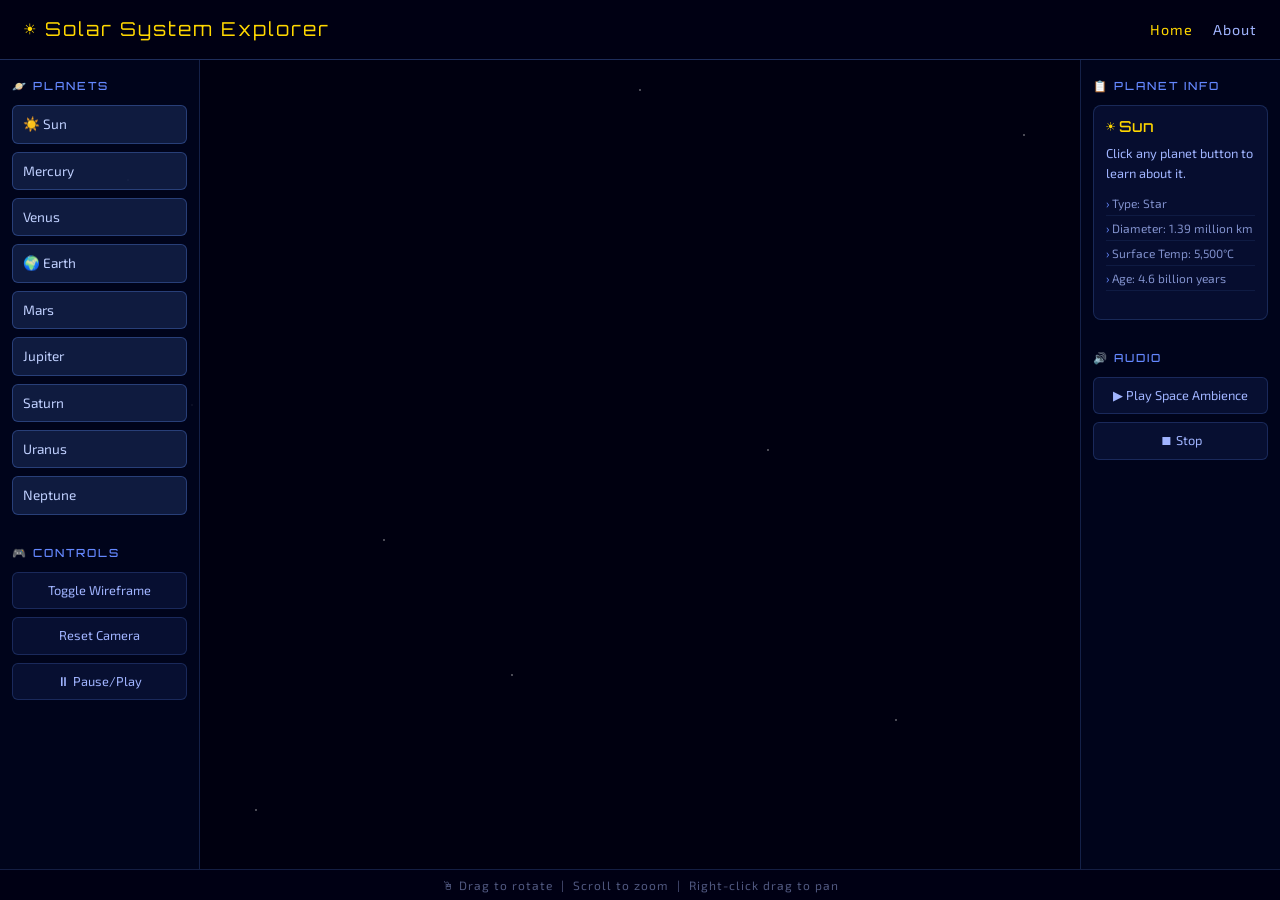
<file: index.html>
<!DOCTYPE html>
<html lang="en">
<head>
  <meta charset="UTF-8" />
  <meta name="viewport" content="width=device-width, initial-scale=1.0"/>
  <title>Solar System Explorer</title>
  <link href="https://fonts.googleapis.com/css2?family=Orbitron:wght@400;700;900&family=Exo+2:wght@300;400;600&display=swap" rel="stylesheet"/>
  <link rel="stylesheet" href="https://cdn.jsdelivr.net/npm/bootstrap@5.3.0/dist/css/bootstrap.min.css"/>
  <script src="https://www.x3dom.org/download/x3dom.js"></script>
  <link rel="stylesheet" href="https://www.x3dom.org/download/x3dom.css"/>
  <link rel="stylesheet" href="css/style.css"/>
</head>
<body>

  <nav class="navbar navbar-dark">
    <div class="container-fluid px-4">
      <span class="navbar-brand">☀️ Solar System Explorer</span>
      <div class="nav-links">
        <a href="index.html" class="nav-link active">Home</a>
        <a href="about.html" class="nav-link">About</a>
      </div>
    </div>
  </nav>

  <div class="main-layout">

    <div class="side-panel left-panel">
      <h5 class="panel-title">🪐 Planets</h5>
      <button class="planet-btn" onclick="focusPlanet('sun')">☀️ Sun</button>
      <button class="planet-btn" onclick="focusPlanet('mercury')">Mercury</button>
      <button class="planet-btn" onclick="focusPlanet('venus')">Venus</button>
      <button class="planet-btn" onclick="focusPlanet('earth')">🌍 Earth</button>
      <button class="planet-btn" onclick="focusPlanet('mars')">Mars</button>
      <button class="planet-btn" onclick="focusPlanet('jupiter')">Jupiter</button>
      <button class="planet-btn" onclick="focusPlanet('saturn')">Saturn</button>
      <button class="planet-btn" onclick="focusPlanet('uranus')">Uranus</button>
      <button class="planet-btn" onclick="focusPlanet('neptune')">Neptune</button>
      <h5 class="panel-title mt-4">🎮 Controls</h5>
      <button class="ctrl-btn" onclick="toggleWireframe()">Toggle Wireframe</button>
      <button class="ctrl-btn" onclick="resetCamera()">Reset Camera</button>
      <button class="ctrl-btn" onclick="toggleAnimation()">⏸ Pause/Play</button>
    </div>

    <div class="scene-container">
      <x3d id="mainScene" width="100%" height="100%">
        <scene>
          <background skycolor="0 0 0.04"></background>
          <pointlight location="0 0 0" intensity="2" color="1 0.95 0.8" radius="300" attenuation="0 0 0.01"></pointlight>
          <directionallight direction="1 -0.5 -1" intensity="0.5" color="0.5 0.5 0.7"></directionallight>
          <directionallight direction="-1 0.5 1" intensity="0.3" color="0.3 0.3 0.5"></directionallight>

          <viewpoint id="mainCam" position="0 8 45" orientation="1 0 0 -0.17" description="Solar System View" fieldofview="1.1"></viewpoint>

          <!-- SUN -->
          <transform id="sun" translation="0 0 0">
            <shape>
              <appearance>
                <material emissivecolor="1 0.7 0"></material>
                <imagetexture url="https://upload.wikimedia.org/wikipedia/commons/thumb/b/b4/The_Sun_by_the_Atmospheric_Imaging_Assembly_of_NASA%27s_Solar_Dynamics_Observatory_-_20100819.jpg/600px-The_Sun_by_the_Atmospheric_Imaging_Assembly_of_NASA%27s_Solar_Dynamics_Observatory_-_20100819.jpg"></imagetexture>
              </appearance>
              <sphere radius="2"></sphere>
            </shape>
          </transform>

          <!-- MERCURY x=4 -->
          <transform id="mercury" translation="4 0 0">
            <shape>
              <appearance><material diffusecolor="0.7 0.7 0.7"></material></appearance>
              <sphere radius="0.28"></sphere>
            </shape>
          </transform>

          <!-- VENUS x=7 -->
          <transform id="venus" translation="7 0 0">
            <shape>
              <appearance><material diffusecolor="0.9 0.75 0.5"></material></appearance>
              <sphere radius="0.55"></sphere>
            </shape>
          </transform>

          <!-- EARTH x=10 -->
          <transform id="earth" translation="10 0 0">
            <shape>
              <appearance><material diffusecolor="0.2 0.5 0.9"></material></appearance>
              <sphere radius="0.6"></sphere>
            </shape>
            <transform translation="1.1 0 0">
              <shape>
                <appearance><material diffusecolor="0.8 0.8 0.8"></material></appearance>
                <sphere radius="0.16"></sphere>
              </shape>
            </transform>
          </transform>

          <!-- MARS x=13 -->
          <transform id="mars" translation="13 0 0">
            <shape>
              <appearance><material diffusecolor="0.8 0.3 0.1"></material></appearance>
              <sphere radius="0.4"></sphere>
            </shape>
          </transform>

          <!-- JUPITER x=17 -->
          <transform id="jupiter" translation="17 0 0">
            <shape>
              <appearance><material diffusecolor="0.85 0.65 0.45"></material></appearance>
              <sphere radius="1.2"></sphere>
            </shape>
          </transform>

          <!-- SATURN x=21.5 -->
          <transform id="saturn" translation="21.5 0 0">
            <shape>
              <appearance><material diffusecolor="0.9 0.8 0.55"></material></appearance>
              <sphere radius="1.0"></sphere>
            </shape>
            <transform rotation="1 0 0 1.5">
              <shape>
                <appearance><material diffusecolor="0.85 0.75 0.55" transparency="0.4"></material></appearance>
                <cylinder radius="2.0" height="0.07"></cylinder>
              </shape>
            </transform>
          </transform>

          <!-- URANUS x=25.5 -->
          <transform id="uranus" translation="25.5 0 0">
            <shape>
              <appearance><material diffusecolor="0.5 0.85 0.9"></material></appearance>
              <sphere radius="0.75"></sphere>
            </shape>
          </transform>

          <!-- NEPTUNE x=29 -->
          <transform id="neptune" translation="29 0 0">
            <shape>
              <appearance><material diffusecolor="0.2 0.35 0.9"></material></appearance>
              <sphere radius="0.7"></sphere>
            </shape>
          </transform>

          <!-- ORBIT RINGS -->
          <transform rotation="1 0 0 1.5708"><shape><appearance><material diffusecolor="1 1 1" transparency="0.88"></material></appearance><circle2d radius="4"></circle2d></shape></transform>
          <transform rotation="1 0 0 1.5708"><shape><appearance><material diffusecolor="1 1 1" transparency="0.88"></material></appearance><circle2d radius="7"></circle2d></shape></transform>
          <transform rotation="1 0 0 1.5708"><shape><appearance><material diffusecolor="1 1 1" transparency="0.88"></material></appearance><circle2d radius="10"></circle2d></shape></transform>
          <transform rotation="1 0 0 1.5708"><shape><appearance><material diffusecolor="1 1 1" transparency="0.88"></material></appearance><circle2d radius="13"></circle2d></shape></transform>
          <transform rotation="1 0 0 1.5708"><shape><appearance><material diffusecolor="1 1 1" transparency="0.88"></material></appearance><circle2d radius="17"></circle2d></shape></transform>
          <transform rotation="1 0 0 1.5708"><shape><appearance><material diffusecolor="1 1 1" transparency="0.88"></material></appearance><circle2d radius="21.5"></circle2d></shape></transform>
          <transform rotation="1 0 0 1.5708"><shape><appearance><material diffusecolor="1 1 1" transparency="0.88"></material></appearance><circle2d radius="25.5"></circle2d></shape></transform>
          <transform rotation="1 0 0 1.5708"><shape><appearance><material diffusecolor="1 1 1" transparency="0.88"></material></appearance><circle2d radius="29"></circle2d></shape></transform>

        </scene>
      </x3d>
    </div>

    <div class="side-panel right-panel">
      <h5 class="panel-title">📋 Planet Info</h5>
      <div id="planetInfo" class="info-box">
        <h4 id="planetName">☀️ Sun</h4>
        <p id="planetDesc">Click any planet button to learn about it.</p>
        <ul id="planetFacts" class="fact-list">
          <li>Type: Star</li>
          <li>Diameter: 1.39 million km</li>
          <li>Surface Temp: 5,500°C</li>
          <li>Age: 4.6 billion years</li>
        </ul>
      </div>
      <h5 class="panel-title mt-4">🔊 Audio</h5>
      <button class="ctrl-btn" onclick="playSpaceSound()">▶ Play Space Ambience</button>
      <button class="ctrl-btn" onclick="stopSpaceSound()">⏹ Stop</button>
      <audio id="spaceAudio" loop>
        <source src="audio/space.mp3" type="audio/mpeg"/>
      </audio>
    </div>

  </div>

  <div class="bottom-bar">
    <span>🖱 Drag to rotate &nbsp;|&nbsp; Scroll to zoom &nbsp;|&nbsp; Right-click drag to pan</span>
  </div>

  <script src="js/app.js"></script>
  <script src="https://cdn.jsdelivr.net/npm/bootstrap@5.3.0/dist/js/bootstrap.bundle.min.js"></script>
</body>
</html>
</file>
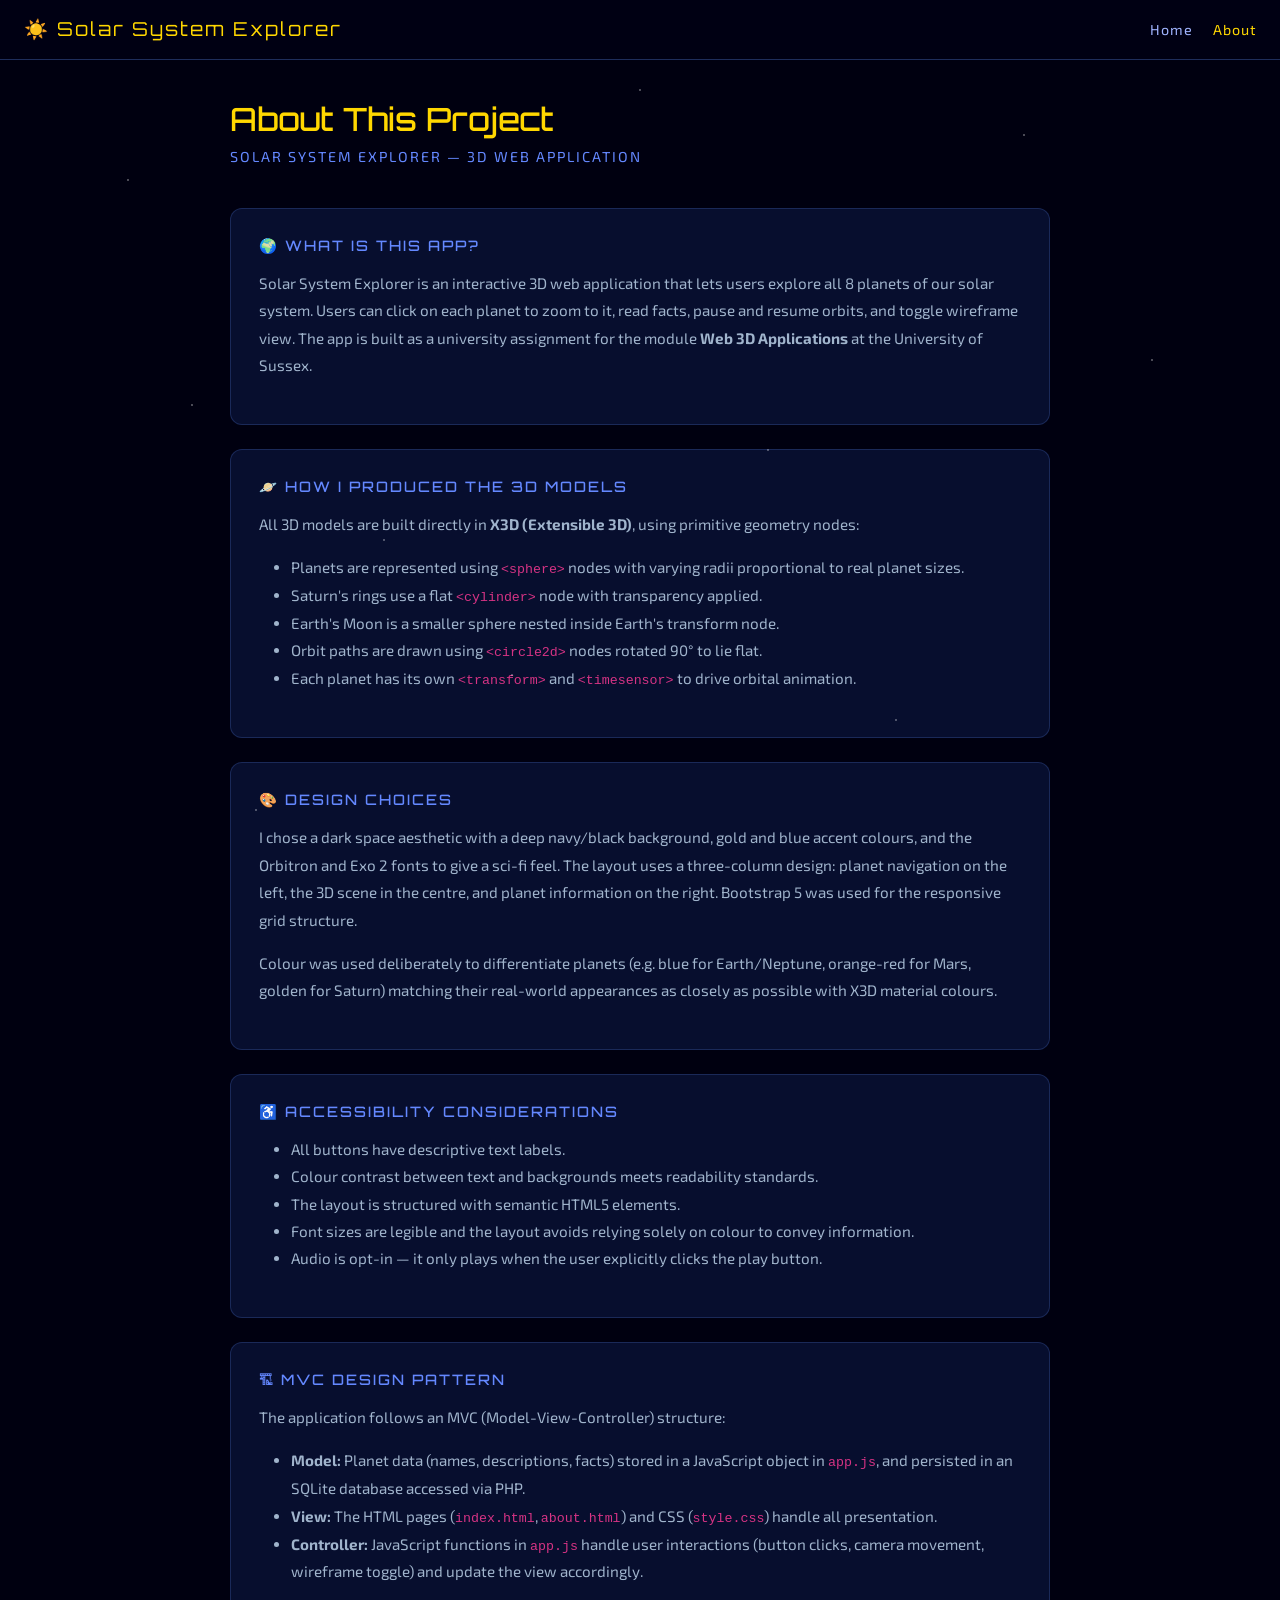
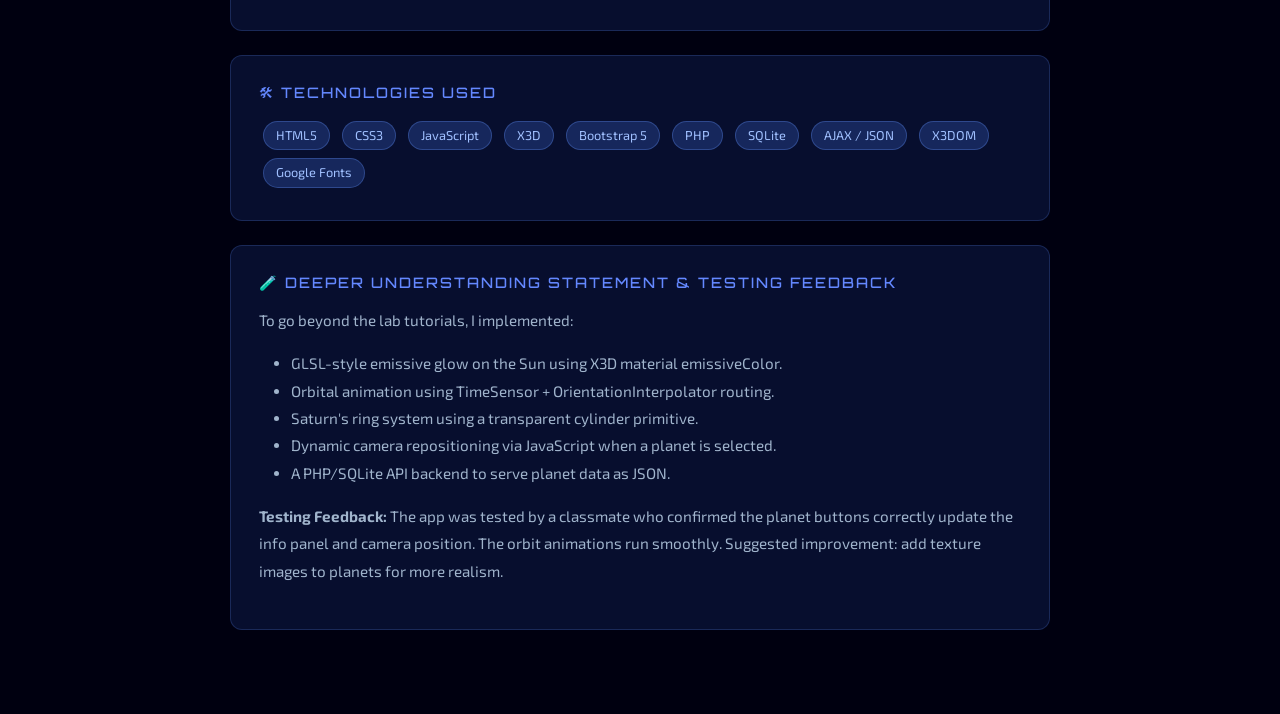
<file: about.html>
<!DOCTYPE html>
<html lang="en">
<head>
  <meta charset="UTF-8"/>
  <meta name="viewport" content="width=device-width, initial-scale=1.0"/>
  <title>About — Solar System Explorer</title>
  <link href="https://fonts.googleapis.com/css2?family=Orbitron:wght@400;700;900&family=Exo+2:wght@300;400;600&display=swap" rel="stylesheet"/>
  <link rel="stylesheet" href="https://cdn.jsdelivr.net/npm/bootstrap@5.3.0/dist/css/bootstrap.min.css"/>
  <link rel="stylesheet" href="css/style.css"/>
  <style>
    .about-container {
      max-width: 860px;
      margin: 40px auto;
      padding: 0 20px 60px;
    }
    .about-title {
      font-family: 'Orbitron', monospace;
      color: #ffd700;
      font-size: 2rem;
      margin-bottom: 8px;
    }
    .about-subtitle {
      color: #6488ff;
      font-size: 0.9rem;
      letter-spacing: 2px;
      margin-bottom: 40px;
    }
    .section-card {
      background: rgba(10, 20, 60, 0.7);
      border: 1px solid rgba(100, 150, 255, 0.2);
      border-radius: 12px;
      padding: 28px;
      margin-bottom: 24px;
    }
    .section-card h3 {
      font-family: 'Orbitron', monospace;
      color: #6488ff;
      font-size: 0.9rem;
      letter-spacing: 2px;
      text-transform: uppercase;
      margin-bottom: 16px;
    }
    .section-card p, .section-card li {
      color: #a0b4cc;
      font-size: 0.95rem;
      line-height: 1.8;
    }
    .tech-tag {
      display: inline-block;
      background: rgba(60, 100, 200, 0.3);
      border: 1px solid rgba(100, 150, 255, 0.3);
      color: #a0c0ff;
      padding: 4px 12px;
      border-radius: 20px;
      font-size: 0.8rem;
      margin: 4px;
    }
    .about-body {
      flex: 1;
      overflow-y: auto;
      background: transparent;
    }
  </style>
</head>
<body style="overflow:auto; display:block;">

  <!-- NAVBAR -->
  <nav class="navbar navbar-dark">
    <div class="container-fluid px-4">
      <span class="navbar-brand">☀️ Solar System Explorer</span>
      <div class="nav-links">
        <a href="index.html" class="nav-link">Home</a>
        <a href="about.html" class="nav-link active">About</a>
      </div>
    </div>
  </nav>

  <div class="about-container">

    <h1 class="about-title">About This Project</h1>
    <p class="about-subtitle">SOLAR SYSTEM EXPLORER — 3D WEB APPLICATION</p>

    <!-- What is it -->
    <div class="section-card">
      <h3>🌍 What is this app?</h3>
      <p>Solar System Explorer is an interactive 3D web application that lets users explore all 8 planets of our solar system. Users can click on each planet to zoom to it, read facts, pause and resume orbits, and toggle wireframe view. The app is built as a university assignment for the module <strong>Web 3D Applications</strong> at the University of Sussex.</p>
    </div>

    <!-- How I made the models -->
    <div class="section-card">
      <h3>🪐 How I Produced the 3D Models</h3>
      <p>All 3D models are built directly in <strong>X3D (Extensible 3D)</strong>, using primitive geometry nodes:</p>
      <ul style="margin-top:10px;">
        <li>Planets are represented using <code>&lt;sphere&gt;</code> nodes with varying radii proportional to real planet sizes.</li>
        <li>Saturn's rings use a flat <code>&lt;cylinder&gt;</code> node with transparency applied.</li>
        <li>Earth's Moon is a smaller sphere nested inside Earth's transform node.</li>
        <li>Orbit paths are drawn using <code>&lt;circle2d&gt;</code> nodes rotated 90° to lie flat.</li>
        <li>Each planet has its own <code>&lt;transform&gt;</code> and <code>&lt;timesensor&gt;</code> to drive orbital animation.</li>
      </ul>
    </div>

    <!-- Design choices -->
    <div class="section-card">
      <h3>🎨 Design Choices</h3>
      <p>I chose a dark space aesthetic with a deep navy/black background, gold and blue accent colours, and the Orbitron and Exo 2 fonts to give a sci-fi feel. The layout uses a three-column design: planet navigation on the left, the 3D scene in the centre, and planet information on the right. Bootstrap 5 was used for the responsive grid structure.</p>
      <p style="margin-top:10px;">Colour was used deliberately to differentiate planets (e.g. blue for Earth/Neptune, orange-red for Mars, golden for Saturn) matching their real-world appearances as closely as possible with X3D material colours.</p>
    </div>

    <!-- Accessibility -->
    <div class="section-card">
      <h3>♿ Accessibility Considerations</h3>
      <ul>
        <li>All buttons have descriptive text labels.</li>
        <li>Colour contrast between text and backgrounds meets readability standards.</li>
        <li>The layout is structured with semantic HTML5 elements.</li>
        <li>Font sizes are legible and the layout avoids relying solely on colour to convey information.</li>
        <li>Audio is opt-in — it only plays when the user explicitly clicks the play button.</li>
      </ul>
    </div>

    <!-- MVC -->
    <div class="section-card">
      <h3>🏗 MVC Design Pattern</h3>
      <p>The application follows an MVC (Model-View-Controller) structure:</p>
      <ul style="margin-top:10px;">
        <li><strong>Model:</strong> Planet data (names, descriptions, facts) stored in a JavaScript object in <code>app.js</code>, and persisted in an SQLite database accessed via PHP.</li>
        <li><strong>View:</strong> The HTML pages (<code>index.html</code>, <code>about.html</code>) and CSS (<code>style.css</code>) handle all presentation.</li>
        <li><strong>Controller:</strong> JavaScript functions in <code>app.js</code> handle user interactions (button clicks, camera movement, wireframe toggle) and update the view accordingly.</li>
      </ul>
    </div>

    <!-- Technologies -->
    <div class="section-card">
      <h3>🛠 Technologies Used</h3>
      <div>
        <span class="tech-tag">HTML5</span>
        <span class="tech-tag">CSS3</span>
        <span class="tech-tag">JavaScript</span>
        <span class="tech-tag">X3D</span>
        <span class="tech-tag">Bootstrap 5</span>
        <span class="tech-tag">PHP</span>
        <span class="tech-tag">SQLite</span>
        <span class="tech-tag">AJAX / JSON</span>
        <span class="tech-tag">X3DOM</span>
        <span class="tech-tag">Google Fonts</span>
      </div>
    </div>

    <!-- Testing feedback -->
    <div class="section-card">
      <h3>🧪 Deeper Understanding Statement & Testing Feedback</h3>
      <p>To go beyond the lab tutorials, I implemented:</p>
      <ul style="margin-top:10px;">
        <li>GLSL-style emissive glow on the Sun using X3D material emissiveColor.</li>
        <li>Orbital animation using TimeSensor + OrientationInterpolator routing.</li>
        <li>Saturn's ring system using a transparent cylinder primitive.</li>
        <li>Dynamic camera repositioning via JavaScript when a planet is selected.</li>
        <li>A PHP/SQLite API backend to serve planet data as JSON.</li>
      </ul>
      <p style="margin-top:12px;"><strong>Testing Feedback:</strong> The app was tested by a classmate who confirmed the planet buttons correctly update the info panel and camera position. The orbit animations run smoothly. Suggested improvement: add texture images to planets for more realism.</p>
    </div>

  </div>

  <script src="https://cdn.jsdelivr.net/npm/bootstrap@5.3.0/dist/js/bootstrap.bundle.min.js"></script>
</body>
</html>
</file>
<file: css/style.css>
/* ===== FONTS & RESET ===== */
* { margin: 0; padding: 0; box-sizing: border-box; }

body {
  background: #000010;
  color: #e0e8ff;
  font-family: 'Exo 2', sans-serif;
  height: 100vh;
  display: flex;
  flex-direction: column;
  overflow: hidden;
}

/* ===== STARFIELD BACKGROUND ===== */
body::before {
  content: '';
  position: fixed;
  top: 0; left: 0;
  width: 100%; height: 100%;
  background-image:
    radial-gradient(1px 1px at 10% 20%, white, transparent),
    radial-gradient(1px 1px at 30% 60%, white, transparent),
    radial-gradient(1px 1px at 50% 10%, white, transparent),
    radial-gradient(1px 1px at 70% 80%, white, transparent),
    radial-gradient(1px 1px at 90% 40%, white, transparent),
    radial-gradient(1px 1px at 20% 90%, white, transparent),
    radial-gradient(1px 1px at 60% 50%, white, transparent),
    radial-gradient(1px 1px at 80% 15%, white, transparent),
    radial-gradient(1px 1px at 40% 75%, white, transparent),
    radial-gradient(1px 1px at 15% 45%, white, transparent);
  pointer-events: none;
  z-index: 0;
}

/* ===== NAVBAR ===== */
.navbar {
  background: rgba(0, 0, 20, 0.9);
  border-bottom: 1px solid rgba(100, 150, 255, 0.3);
  padding: 10px 0;
  z-index: 100;
  flex-shrink: 0;
}

.navbar-brand {
  font-family: 'Orbitron', monospace;
  font-size: 1.2rem;
  color: #ffd700 !important;
  letter-spacing: 2px;
}

.nav-links { display: flex; gap: 20px; }

.nav-link {
  color: #a0b4ff !important;
  font-family: 'Exo 2', sans-serif;
  font-size: 0.9rem;
  letter-spacing: 1px;
  text-decoration: none;
  transition: color 0.3s;
}

.nav-link:hover, .nav-link.active {
  color: #ffd700 !important;
}

/* ===== MAIN LAYOUT ===== */
.main-layout {
  display: flex;
  flex: 1;
  overflow: hidden;
  position: relative;
  z-index: 1;
}

/* ===== SIDE PANELS ===== */
.side-panel {
  width: 200px;
  flex-shrink: 0;
  background: rgba(0, 5, 30, 0.85);
  border-right: 1px solid rgba(100, 150, 255, 0.2);
  padding: 16px 12px;
  overflow-y: auto;
  display: flex;
  flex-direction: column;
  gap: 8px;
}

.right-panel {
  border-right: none;
  border-left: 1px solid rgba(100, 150, 255, 0.2);
}

.panel-title {
  font-family: 'Orbitron', monospace;
  font-size: 0.7rem;
  letter-spacing: 2px;
  color: #6488ff;
  text-transform: uppercase;
  margin-bottom: 4px;
  margin-top: 4px;
}

/* ===== PLANET BUTTONS ===== */
.planet-btn {
  width: 100%;
  padding: 8px 10px;
  background: rgba(30, 50, 100, 0.5);
  border: 1px solid rgba(100, 150, 255, 0.3);
  border-radius: 6px;
  color: #c0d0ff;
  font-family: 'Exo 2', sans-serif;
  font-size: 0.85rem;
  cursor: pointer;
  text-align: left;
  transition: all 0.2s;
}

.planet-btn:hover {
  background: rgba(60, 100, 200, 0.6);
  border-color: #6488ff;
  color: #ffffff;
  transform: translateX(3px);
}

.planet-btn.active {
  background: rgba(80, 120, 255, 0.4);
  border-color: #ffd700;
  color: #ffd700;
}

/* ===== CONTROL BUTTONS ===== */
.ctrl-btn {
  width: 100%;
  padding: 8px 10px;
  background: rgba(10, 20, 60, 0.7);
  border: 1px solid rgba(100, 150, 255, 0.2);
  border-radius: 6px;
  color: #a0b4ff;
  font-family: 'Exo 2', sans-serif;
  font-size: 0.8rem;
  cursor: pointer;
  transition: all 0.2s;
}

.ctrl-btn:hover {
  background: rgba(40, 60, 140, 0.7);
  color: #ffffff;
  border-color: #6488ff;
}

/* ===== 3D SCENE ===== */
.scene-container {
  flex: 1;
  position: relative;
  overflow: hidden;
}

.scene-container x3d {
  width: 100% !important;
  height: 100% !important;
  display: block;
}

/* ===== PLANET INFO BOX ===== */
.info-box {
  background: rgba(10, 20, 60, 0.6);
  border: 1px solid rgba(100, 150, 255, 0.2);
  border-radius: 8px;
  padding: 12px;
}

#planetName {
  font-family: 'Orbitron', monospace;
  font-size: 0.95rem;
  color: #ffd700;
  margin-bottom: 8px;
}

#planetDesc {
  font-size: 0.8rem;
  color: #a0b4ff;
  margin-bottom: 8px;
  line-height: 1.5;
}

.fact-list {
  list-style: none;
  padding: 0;
}

.fact-list li {
  font-size: 0.75rem;
  color: #8090cc;
  padding: 3px 0;
  border-bottom: 1px solid rgba(100, 150, 255, 0.1);
}

.fact-list li::before {
  content: '› ';
  color: #6488ff;
}

/* ===== BOTTOM BAR ===== */
.bottom-bar {
  background: rgba(0, 0, 20, 0.9);
  border-top: 1px solid rgba(100, 150, 255, 0.2);
  padding: 6px 20px;
  font-size: 0.75rem;
  color: #505880;
  text-align: center;
  flex-shrink: 0;
  letter-spacing: 1px;
}

/* ===== SCROLLBAR ===== */
::-webkit-scrollbar { width: 4px; }
::-webkit-scrollbar-track { background: transparent; }
::-webkit-scrollbar-thumb { background: #2a3a80; border-radius: 2px; }
</file>
